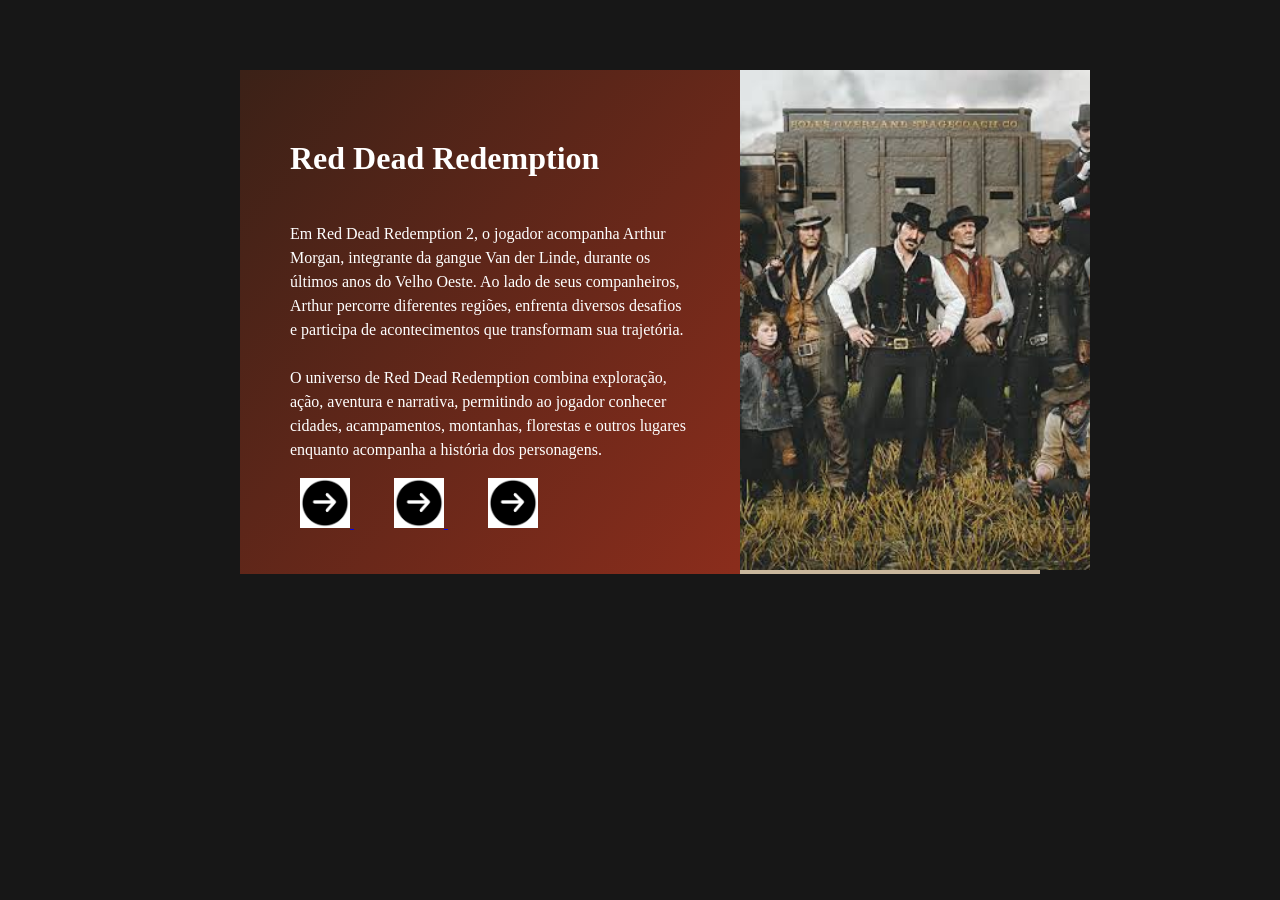
<file: index.html>
<!DOCTYPE html>
<html lang="pt-br">

<head>
    <meta charset="UTF-8">
    <meta name="viewport" content="width=device-width, initial-scale=1.0">

    <title>Red Dead Redemption</title>

    <link rel="stylesheet" href="estilo.css">
</head>

<body>

    <div class="geral">

        <div class="bloco1">

            <h1 class="titulo-b1">
                Red Dead
                Redemption
            </h1>

            <p class="texto-b1">


        <br>

        Em Red Dead Redemption 2, o jogador acompanha Arthur Morgan,
        integrante da gangue Van der Linde, durante os últimos anos
        do Velho Oeste. Ao lado de seus companheiros, Arthur percorre
        diferentes regiões, enfrenta diversos desafios e participa de
        acontecimentos que transformam sua trajetória.

        <br>
        <br>

        O universo de Red Dead Redemption combina exploração, ação,
        aventura e narrativa, permitindo ao jogador conhecer cidades,
        acampamentos, montanhas, florestas e outros lugares enquanto
        acompanha a história dos personagens.

        </p>

        
            <a href="pg2.html">
                <img src="img/seta1.png" alt="Próxima página" class="seta1">
            </a>

            <a href="pg3.html">
                <img src="img/seta2.png" alt="Próxima página" class="seta2">
            </a>

            <a href="pg4.html">
                <img src="img/seta3.png" alt="Próxima página" class="seta3">
            </a>

        </div>


        <div class="bloco2">

            <img src="img/Gangue_VanDerLindejpg.jpg"
                alt="Red Dead Redemption"
                class="imagem-principal">

        </div>

    </div>

</body>

</html>
</file>
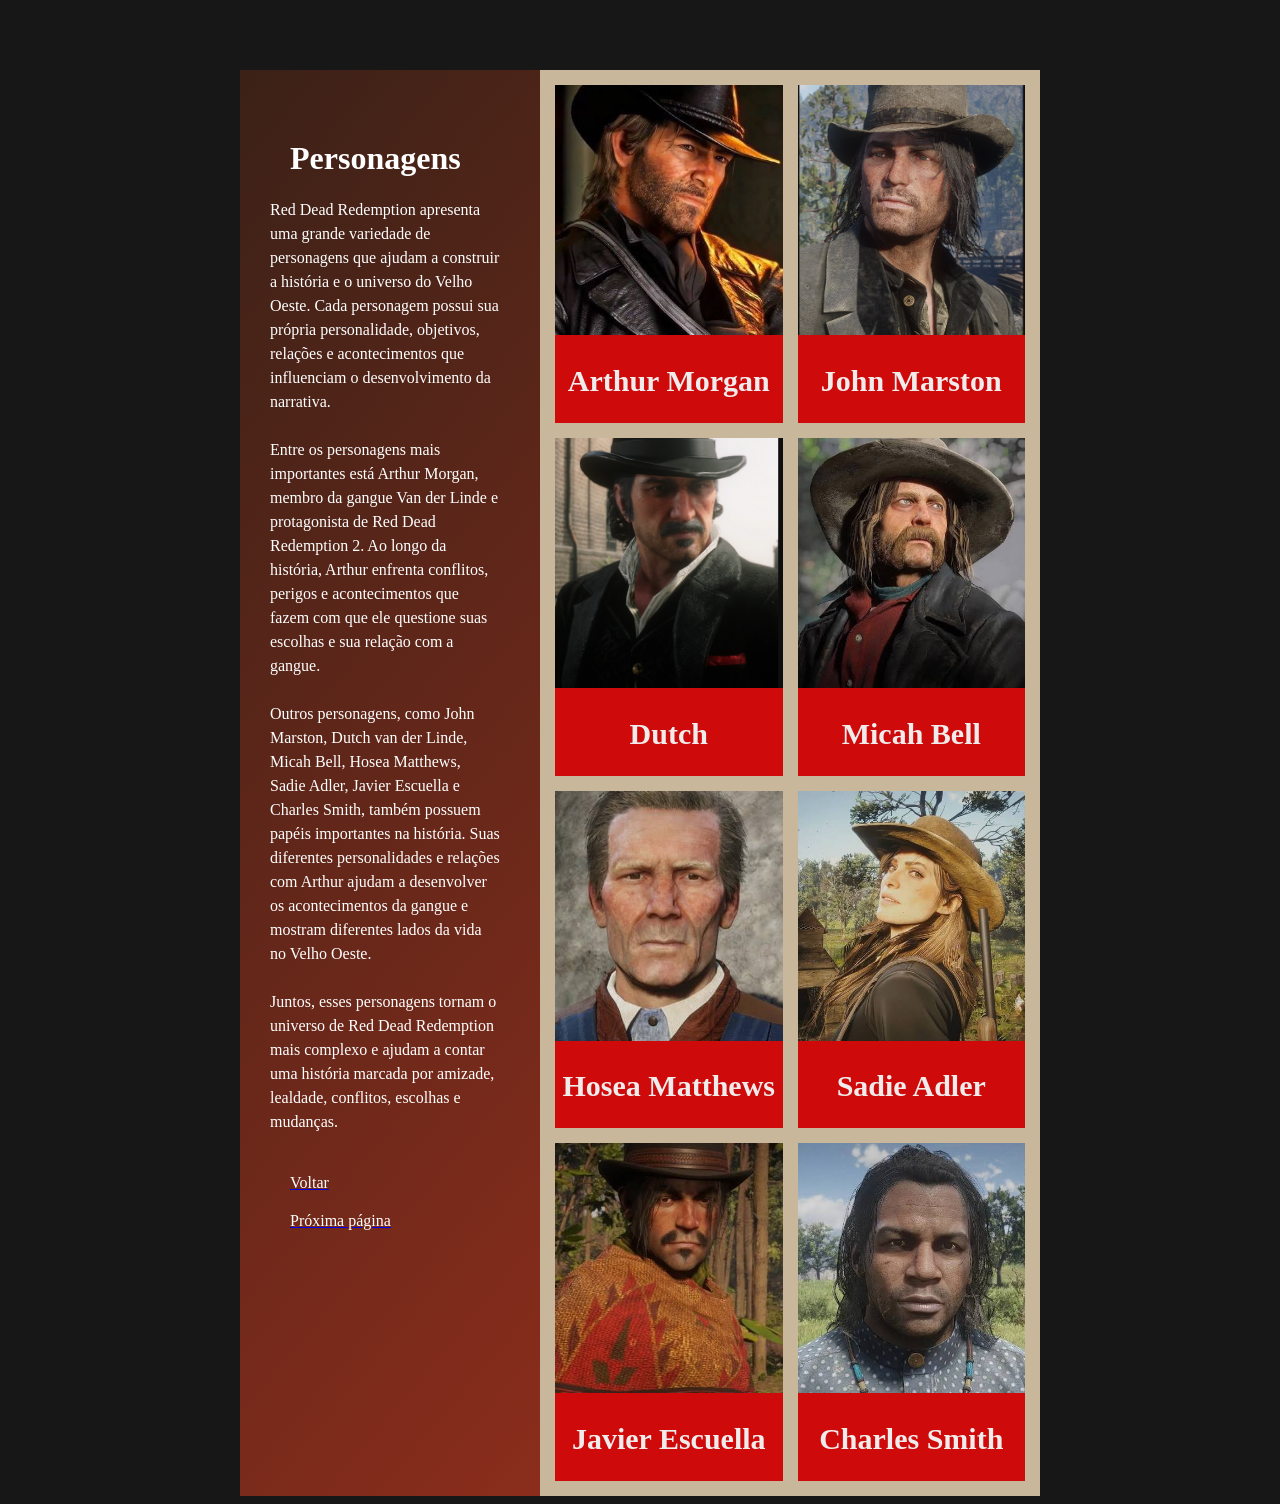
<file: pg2.html>
<!DOCTYPE html>
<html lang="pt-br">

<head>
    <meta charset="UTF-8">
    <meta name="viewport" content="width=device-width, initial-scale=1.0">

    <title>Personagens - Red Dead Redemption</title>

    <link rel="stylesheet" href="estilo.css">
</head>

<body>

    <div class="pagina2">

        <div class="bloco-pg2">

            <h1 class="titulo-pg2">
                Personagens
            </h1>

           <p class="texto-pg2">
    Red Dead Redemption apresenta uma grande variedade de personagens
    que ajudam a construir a história e o universo do Velho Oeste.
    Cada personagem possui sua própria personalidade, objetivos,
    relações e acontecimentos que influenciam o desenvolvimento da
    narrativa.
    
    <br>
    <br>

    Entre os personagens mais importantes está Arthur Morgan, membro
    da gangue Van der Linde e protagonista de Red Dead Redemption 2.
    Ao longo da história, Arthur enfrenta conflitos, perigos e
    acontecimentos que fazem com que ele questione suas escolhas e
    sua relação com a gangue.

    <br>
    <br>

    Outros personagens, como John Marston, Dutch van der Linde,
    Micah Bell, Hosea Matthews, Sadie Adler, Javier Escuella e
    Charles Smith, também possuem papéis importantes na história.
    Suas diferentes personalidades e relações com Arthur ajudam a
    desenvolver os acontecimentos da gangue e mostram diferentes
    lados da vida no Velho Oeste.

    <br>
    <br>

    Juntos, esses personagens tornam o universo de Red Dead Redemption
    mais complexo e ajudam a contar uma história marcada por amizade,
    lealdade, conflitos, escolhas e mudanças.
</p>


            <a href="index.html">
                <p class="voltar">Voltar</p>
            </a>

            <a href="pg3.html">
                <p class="proxima">Próxima página</p>
            </a>

        </div>


        <div class="galeria">

            <div class="personagem1">
                <img src="img/Arthur_Morgan.jpg" alt="Arthur Morgan">
                <h2>Arthur Morgan</h2>
            </div>

            <div class="personagem2">
                <img src="img/John_Marston.PNG" alt="John Marston">
                <h2>John Marston</h2>
            </div>

            <div class="personagem3">
                <img src="img/Dutch.PNG" alt="Dutch">
                <h2>Dutch</h2>
            </div>

            <div class="personagem4">
                <img src="img/Micah_Bell.jpg" alt="Micah Bell">
                <h2>Micah Bell</h2>
            </div>

            <div class="personagem5">
                <img src="img/Hosea_Matthews.jpg" alt="Hosea Matthews">
                <h2>Hosea Matthews</h2>
            </div>

            <div class="personagem6">
                <img src="img/Sadie_Adler.jpg" alt="Sadie Adler">
                <h2>Sadie Adler</h2>
            </div>

            <div class="personagem7">
                <img src="img/Javier_Escuella.jpg" alt="Javier Escuella">
                <h2>Javier Escuella</h2>
            </div>

            <div class="personagem8">
                <img src="img/Charles_Smith.jpg" alt="Charles Smith">
                <h2>Charles Smith</h2>
            </div>

        </div>

    </div>

</body>

</html>
</file>
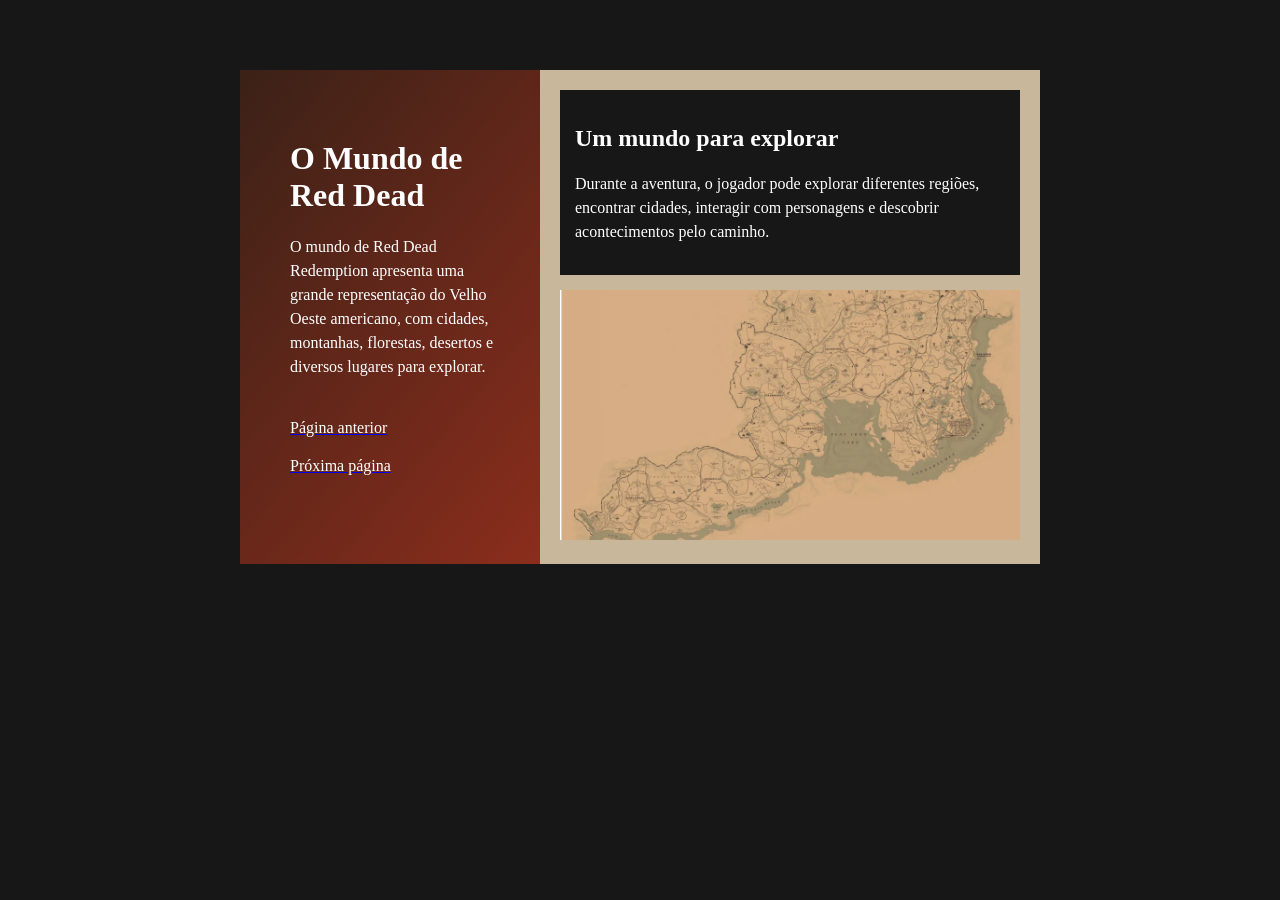
<file: pg3.html>
<!DOCTYPE html>
<html lang="pt-br">

<head>
    <meta charset="UTF-8">
    <meta name="viewport" content="width=device-width, initial-scale=1.0">

    <title>O Mundo - Red Dead Redemption</title>

    <link rel="stylesheet" href="estilo.css">
</head>

<body>

    <div class="pagina3">

        <div class="bloco-pg3">

            <h1 class="titulo-pg3">
                O Mundo de Red Dead
            </h1>

            <p class="texto-pg3">
                O mundo de Red Dead Redemption apresenta uma grande
                representação do Velho Oeste americano, com cidades,
                montanhas, florestas, desertos e diversos lugares
                para explorar.
            </p>

            <a href="pg2.html">
                <p class="voltar-pg3">Página anterior</p>
            </a>

            <a href="pg4.html">
                <p class="proxima-pg3">Próxima página</p>
            </a>

        </div>


        <div class="conteudo-pg3">

            <div class="texto-direita">

                <h2>
                    Um mundo para explorar
                </h2>

                <p>
                    Durante a aventura, o jogador pode explorar
                    diferentes regiões, encontrar cidades, interagir
                    com personagens e descobrir acontecimentos pelo
                    caminho.
                </p>

            </div>


            <div class="imagem-pg3">

                <img src="img/Mapa_rdr2.PNG"
                    alt="Paisagem de Red Dead Redemption">

            </div>

        </div>

    </div>

</body>

</html>
</file>
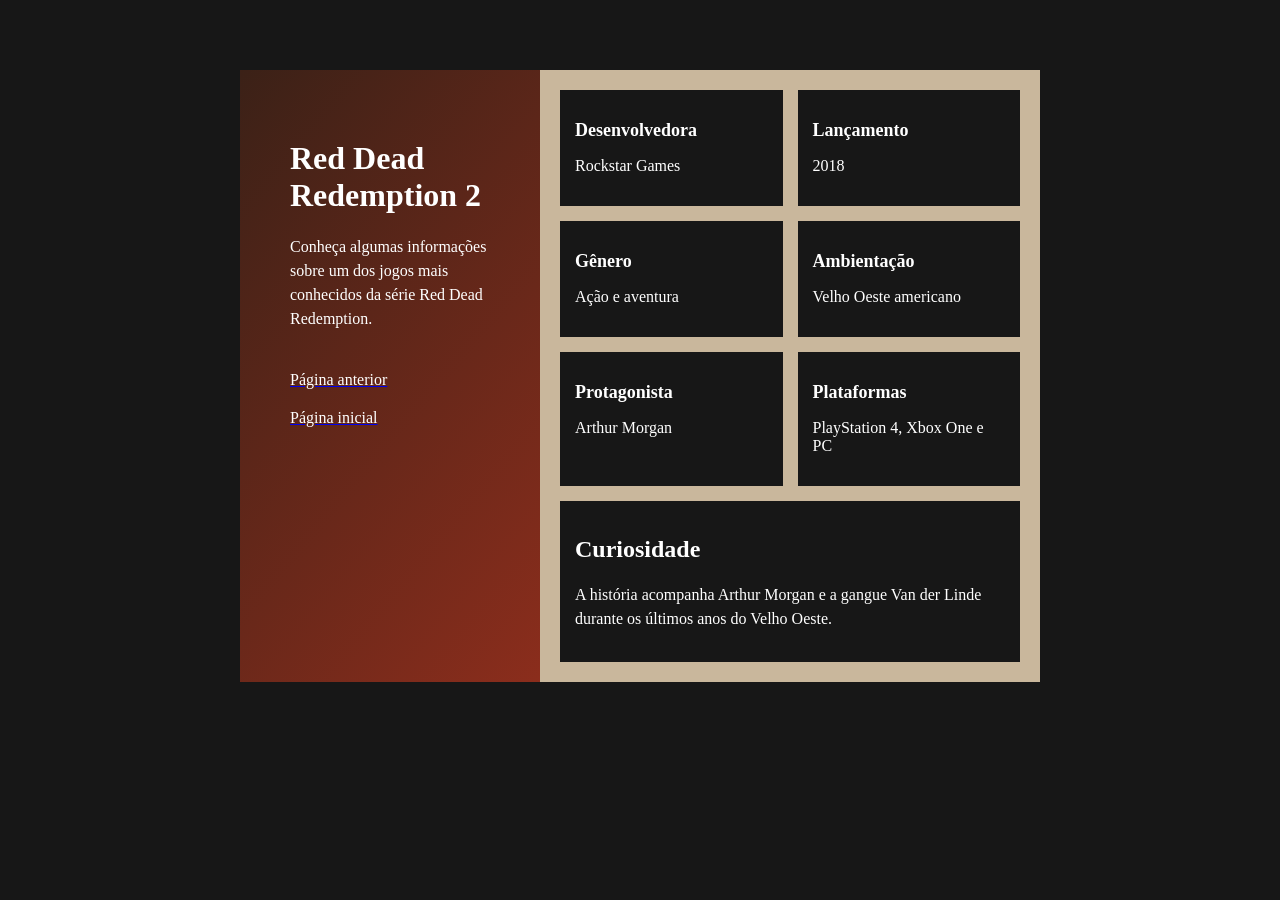
<file: pg4.html>
<!DOCTYPE html>
<html lang="pt-br">

<head>
    <meta charset="UTF-8">
    <meta name="viewport" content="width=device-width, initial-scale=1.0">

    <title>Informações - Red Dead Redemption</title>

    <link rel="stylesheet" href="estilo.css">
</head>

<body>

    <div class="pagina4">

        <div class="bloco-pg4">

            <h1 class="titulo-pg4">
                Red Dead
                Redemption 2
            </h1>

            <p class="texto-pg4">
                Conheça algumas informações sobre um dos jogos
                mais conhecidos da série Red Dead Redemption.
            </p>

            <a href="pg3.html">
                <p class="voltar-pg4">Página anterior</p>
            </a>

            <a href="index.html">
                <p class="inicio-pg4">Página inicial</p>
            </a>

        </div>


        <div class="informacoes">

            <div class="info1">

                <h2>Desenvolvedora</h2>

                <p>
                    Rockstar Games
                </p>

            </div>


            <div class="info2">

                <h2>Lançamento</h2>

                <p>
                    2018
                </p>

            </div>


            <div class="info3">

                <h2>Gênero</h2>

                <p>
                    Ação e aventura
                </p>

            </div>


            <div class="info4">

                <h2>Ambientação</h2>

                <p>
                    Velho Oeste americano
                </p>

            </div>


            <div class="info5">

                <h2>Protagonista</h2>

                <p>
                    Arthur Morgan
                </p>

            </div>


            <div class="info6">

                <h2>Plataformas</h2>

                <p>
                    PlayStation 4, Xbox One e PC
                </p>

            </div>


            <div class="curiosidade">

                <h2>Curiosidade</h2>

                <p>
                    A história acompanha Arthur Morgan e a
                    gangue Van der Linde durante os últimos
                    anos do Velho Oeste.
                </p>

            </div>

        </div>

    </div>

</body>

</html>
</file>
<file: estilo.css>
body {

    background-color: #171717;

}


.geral {

    display: grid;

    grid-template-columns: 500px 300px;

    width: 800px;

    margin: auto;

    margin-top: 70px;

}


.bloco1 {

    background: linear-gradient(130deg, #3b2117, #8b2d1c);

    padding: 20px;

}


.titulo-b1 {

    color: white;

    margin-top: 50px;

    margin-left: 30px;

}


.texto-b1 {

    color: white;

    margin-top: 10px;

    margin-left: 30px;

    margin-right: 30px;

    line-height: 1.5;

}


.bloco2 {

    background-color: #c9b79c;

}


.imagem-principal {

    width: 350px;

    height: 500px;

    object-fit: cover;

}


.seta1 {

    width: 50px;

    margin-left: 40px;

}


.seta1:hover {

    background-color: #c9b79c;

    border-radius: 50px;

}


.seta2 {

    width: 50px;

    margin-left: 40px;

}


.seta2:hover {

    background-color: #c9b79c;

    border-radius: 50px;

}

.seta3 {

    width: 50px;

    margin-left: 40px;

}


.seta3:hover {

    background-color: #c9b79c;

    border-radius: 50px;

}




/* PÁGINA 2 */

.pagina2 {

    display: grid;

    grid-template-columns: 300px 500px;

    width: 800px;

    margin: auto;

    margin-top: 70px;

}


.bloco-pg2 {

    background: linear-gradient(130deg, #3b2117, #8b2d1c);

    padding: 20px;

}


.titulo-pg2 {

    color: white;

    margin-top: 50px;

    margin-left: 30px;

}


.texto-pg2 {

    color: white;

    margin-left: 10px;

    margin-right: 20px;

    line-height: 1.5;

}


.voltar {

    color: white;

    margin-left: 30px;

    margin-top: 40px;

}


.proxima {

    color: white;

    margin-left: 30px;

    margin-top: 20px;

}


.galeria {

    display: grid;

    grid-template-columns: 1fr 1fr;

    gap: 15px;

    padding: 15px;

    background-color: #c9b79c;

}


.personagem1,
.personagem2,
.personagem3,
.personagem4,
.personagem5,
.personagem6,
.personagem7,
.personagem8 {

    background-color: #cf0a0a;

    text-align: center;

}


.personagem1 img,
.personagem2 img,
.personagem3 img,
.personagem4 img,
.personagem5 img,
.personagem6 img,
.personagem7 img,
.personagem8 img {

    width: 100%;

    height: 250px;

    object-fit: cover;

}


.personagem1 h2,
.personagem2 h2,
.personagem3 h2,
.personagem4 h2,
.personagem5 h2,
.personagem6 h2,
.personagem7 h2,
.personagem8 h2 {

    color: rgb(240, 236, 236);

    font-size: 30px;

}


/* PÁGINA 3 */

.pagina3 {

    display: grid;

    grid-template-columns: 300px 500px;

    width: 800px;

    margin: auto;

    margin-top: 70px;

}


.bloco-pg3 {

    background: linear-gradient(130deg, #3b2117, #8b2d1c);

    padding: 20px;

}


.titulo-pg3 {

    color: white;

    margin-top: 50px;

    margin-left: 30px;

}


.texto-pg3 {

    color: white;

    margin-left: 30px;

    margin-right: 20px;

    line-height: 1.5;

}


.voltar-pg3 {

    color: white;

    margin-left: 30px;

    margin-top: 40px;

}


.proxima-pg3 {

    color: white;

    margin-left: 30px;

    margin-top: 20px;

}


.conteudo-pg3 {

    background-color: #c9b79c;

    padding: 20px;

}


.texto-direita {

    background-color: #171717;

    padding: 15px;

}


.texto-direita h2 {

    color: white;

}


.texto-direita p {

    color: white;

    line-height: 1.5;

}


.imagem-pg3 {

    margin-top: 15px;

}


.imagem-pg3 img {

    width: 100%;

    height: 250px;

    object-fit: cover;

}

/* PÁGINA 4 */

.pagina4 {

    display: grid;

    grid-template-columns: 300px 500px;

    width: 800px;

    margin: auto;

    margin-top: 70px;

}


.bloco-pg4 {

    background: linear-gradient(130deg, #3b2117, #8b2d1c);

    padding: 20px;

}


.titulo-pg4 {

    color: white;

    margin-top: 50px;

    margin-left: 30px;

}


.texto-pg4 {

    color: white;

    margin-left: 30px;

    margin-right: 20px;

    line-height: 1.5;

}


.voltar-pg4 {

    color: white;

    margin-left: 30px;

    margin-top: 40px;

}


.inicio-pg4 {

    color: white;

    margin-left: 30px;

    margin-top: 20px;

}


.informacoes {

    display: grid;

    grid-template-columns: 1fr 1fr;

    gap: 15px;

    padding: 20px;

    background-color: #c9b79c;

}


.info1,
.info2,
.info3,
.info4,
.info5,
.info6 {

    background-color: #171717;

    padding: 15px;

}


.info1 h2,
.info2 h2,
.info3 h2,
.info4 h2,
.info5 h2,
.info6 h2 {

    color: white;

    font-size: 18px;

}


.info1 p,
.info2 p,
.info3 p,
.info4 p,
.info5 p,
.info6 p {

    color: white;

}


.curiosidade {

    background-color: #171717;

    padding: 15px;

    grid-column: 1 / 3;

}


.curiosidade h2 {

    color: white;

}


.curiosidade p {

    color: white;

    line-height: 1.5;

}
</file>
